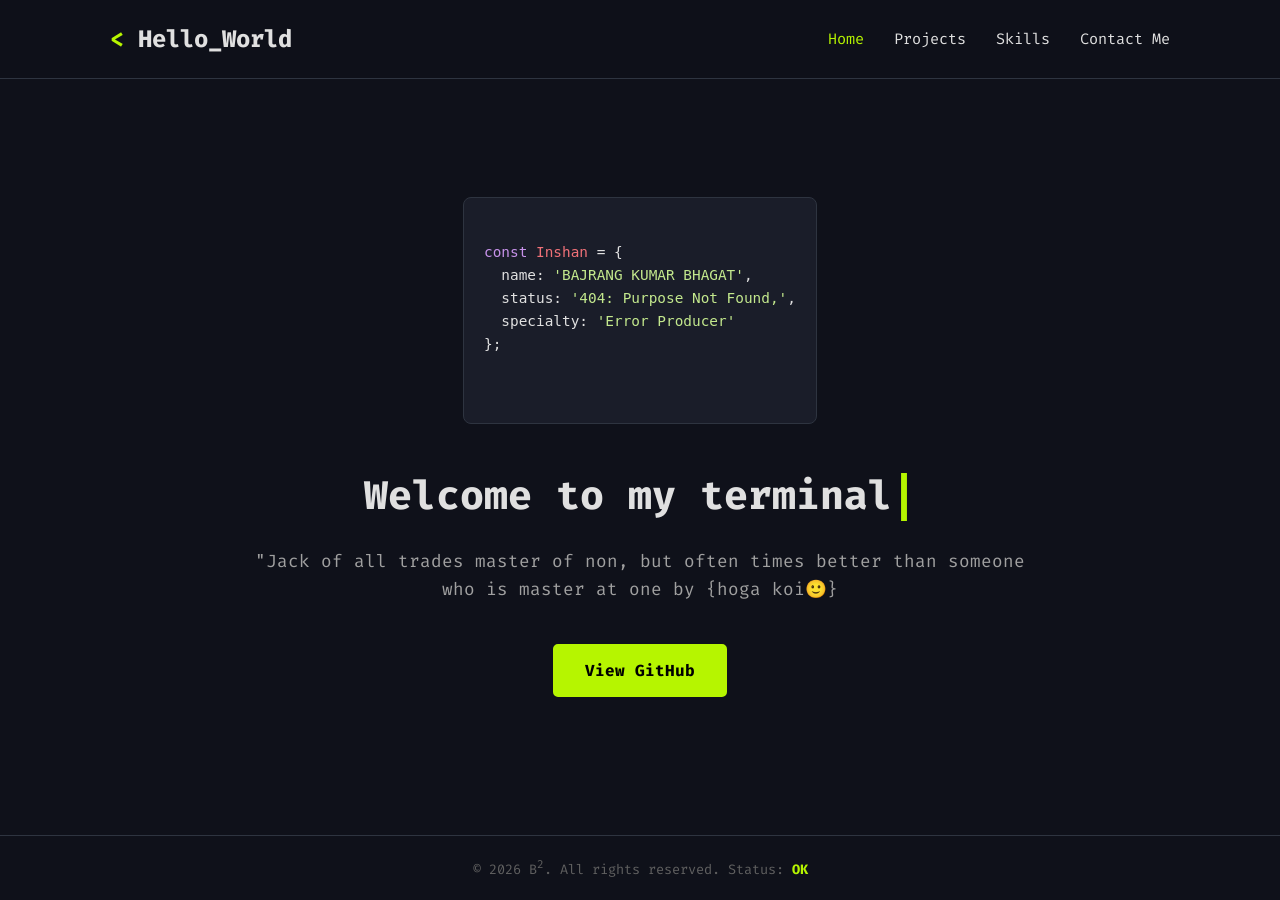
<file: index.html>
<!DOCTYPE html>
<html lang="en">

<head>
    <meta charset="UTF-8">
    <meta name="viewport" content="width=device-width, initial-scale=1.0">
    <title>Coder Profile | Home</title>
    <link rel="stylesheet" href="style.css">
    <link rel="preconnect" href="https://fonts.googleapis.com">
    <link rel="preconnect" href="https://fonts.gstatic.com" crossorigin>
    <link href="https://fonts.googleapis.com/css2?family=Fira+Code:wght@300;400;500;700&display=swap" rel="stylesheet">
</head>

<body>

    <header>
        <div class="container nav-container">
            <div class="logo">
                <span class="bracket">&lt;</span>
                Hello_World

            </div>
            <nav>
                <ul>
                    <li><a href="#" class="active">Home</a></li>
                    <li><a href="./project">Projects</a></li>
                    <li><a href="./skills">Skills</a></li>
                    <li><a href="./contact">Contact Me</a></li>
                </ul>
            </nav>
        </div>
    </header>

    <main class="container hero-section">
        <div class="hero-content">
            <pre class="code-block"><code>
<span class="keyword">const</span> <span class="variable">Inshan</span> = {
  name: <span class="string">'BAJRANG KUMAR BHAGAT'</span>,
  status: <span class="string">'404: Purpose Not Found,'</span>,
  specialty: <span class="string">'Error Producer'</span>
};

            </code></pre>

            <h1 class="typing-text">Welcome to my terminal<span class="cursor">|</span></h1>

            <p>"Jack of all trades master of non, but often times better than someone who is master at one by {hoga
                koi🙂}</p>

            <div class="hero-btns">
                <a href="https://github.com/Cyber-Bajrang" class="btn-primary">View GitHub</a>
            </div>
        </div>
    </main>

    <footer>
        <div class="container">
            <p>&copy; 2026 B<sup>2</sup>. All rights reserved. Status: <span class="status-ok">OK</span></p>
        </div>
    </footer>

</body>

</html>
</file>
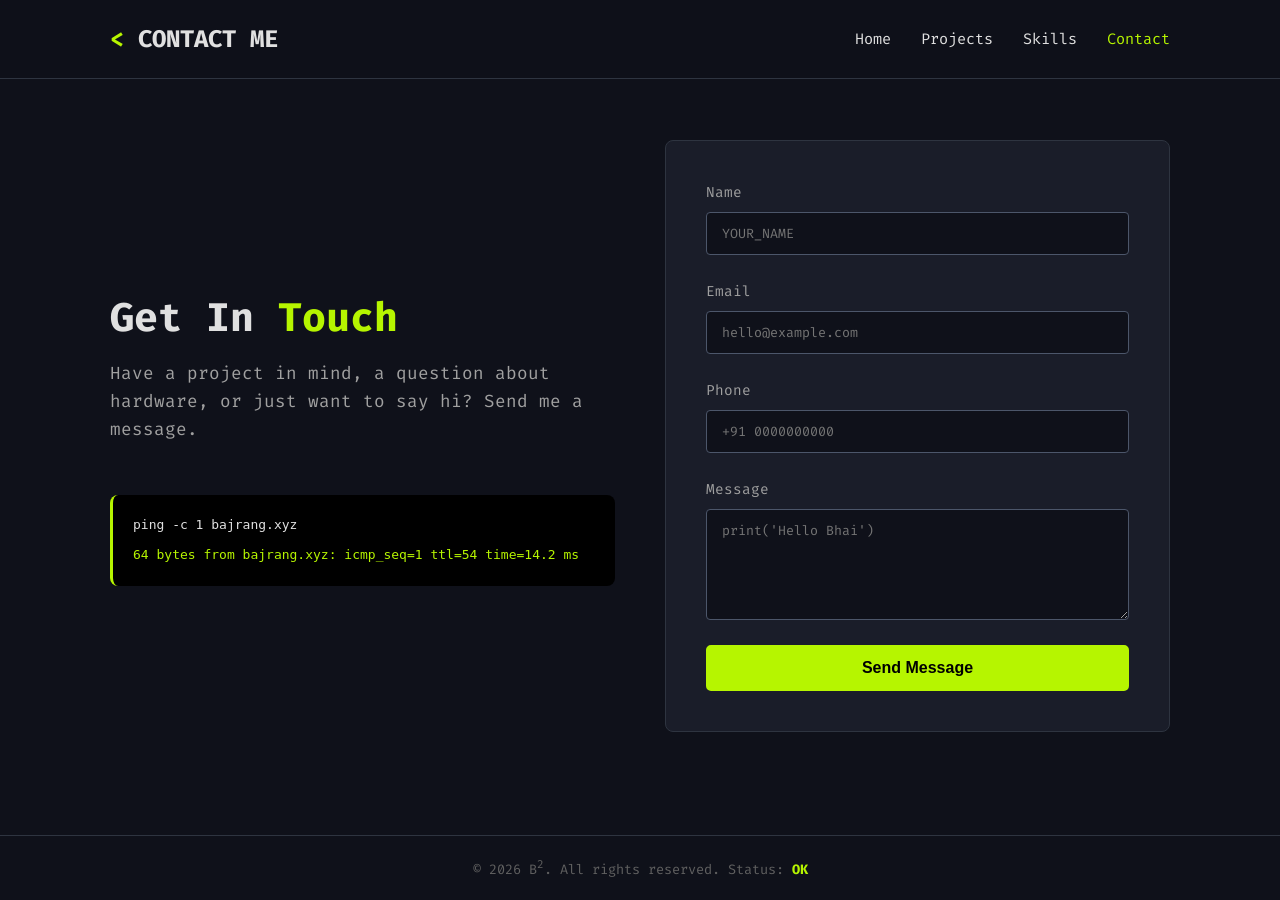
<file: contact.html>
<!DOCTYPE html>
<html lang="en">

<head>
    <meta charset="UTF-8">
    <meta name="viewport" content="width=device-width, initial-scale=1.0">
    <title>Coder Profile | Contact</title>
    <link rel="stylesheet" href="style.css">
    <link rel="preconnect" href="https://fonts.googleapis.com">
    <link rel="preconnect" href="https://fonts.gstatic.com" crossorigin>
    <link href="https://fonts.googleapis.com/css2?family=Fira+Code:wght@300;400;500;700&display=swap" rel="stylesheet">
</head>

<body>

    <header>
        <div class="container nav-container">
            <div class="logo">
                <span class="bracket">&lt;</span>
                CONTACT ME
            </div>
            <nav>
                <ul>
                    <li><a href="./">Home</a></li>
                    <li><a href="./project">Projects</a></li>
                    <li><a href="./skills">Skills</a></li>
                    <li><a href="./contact" class="active">Contact</a></li>
                </ul>
            </nav>
        </div>
    </header>

    <main class="container contact-section">
        <div class="contact-wrapper">
            <div class="contact-info">
                <h1 class="section-title">Get In <span class="bracket">Touch</span></h1>
                <p class="section-subtitle">Have a project in mind, a question about hardware, or just want to say hi?
                    Send me a message.</p>

                <div class="terminal-box">
                    <p><span class="keyword">ping</span> -c 1 bajrang.xyz</p>
                    <p class="success">64 bytes from bajrang.xyz: icmp_seq=1 ttl=54 time=14.2 ms</p>
                </div>
            </div>

            <div class="contact-form-container">
                <form id="ajax-contact-form" class="contact-form">
                    <div class="form-group">
                        <label for="name">Name</label>
                        <input type="text" id="name" placeholder="YOUR_NAME" required>
                    </div>
                    <div class="form-group">
                        <label for="email">Email</label>
                        <input type="email" id="email" placeholder="hello@example.com" required>
                    </div>
                    <div class="form-group">
                        <label for="phone">Phone </label>
                        <input type="tel" id="phone" min="10" placeholder="+91 0000000000" required>
                    </div>
                    <div class="form-group">
                        <label for="message">Message</label>
                        <textarea id="message" rows="5" placeholder="print('Hello Bhai')" required></textarea>
                    </div>
                    <button type="submit" class="btn-primary">Send Message</button>
                </form>
            </div>
        </div>
    </main>

    <footer>
        <div class="container">
            <p>&copy; 2026 B<sup>2</sup>. All rights reserved. Status: <span class="status-ok">OK</span></p>
        </div>
    </footer>

    <script src="script.js"></script>
</body>

</html>
</file>
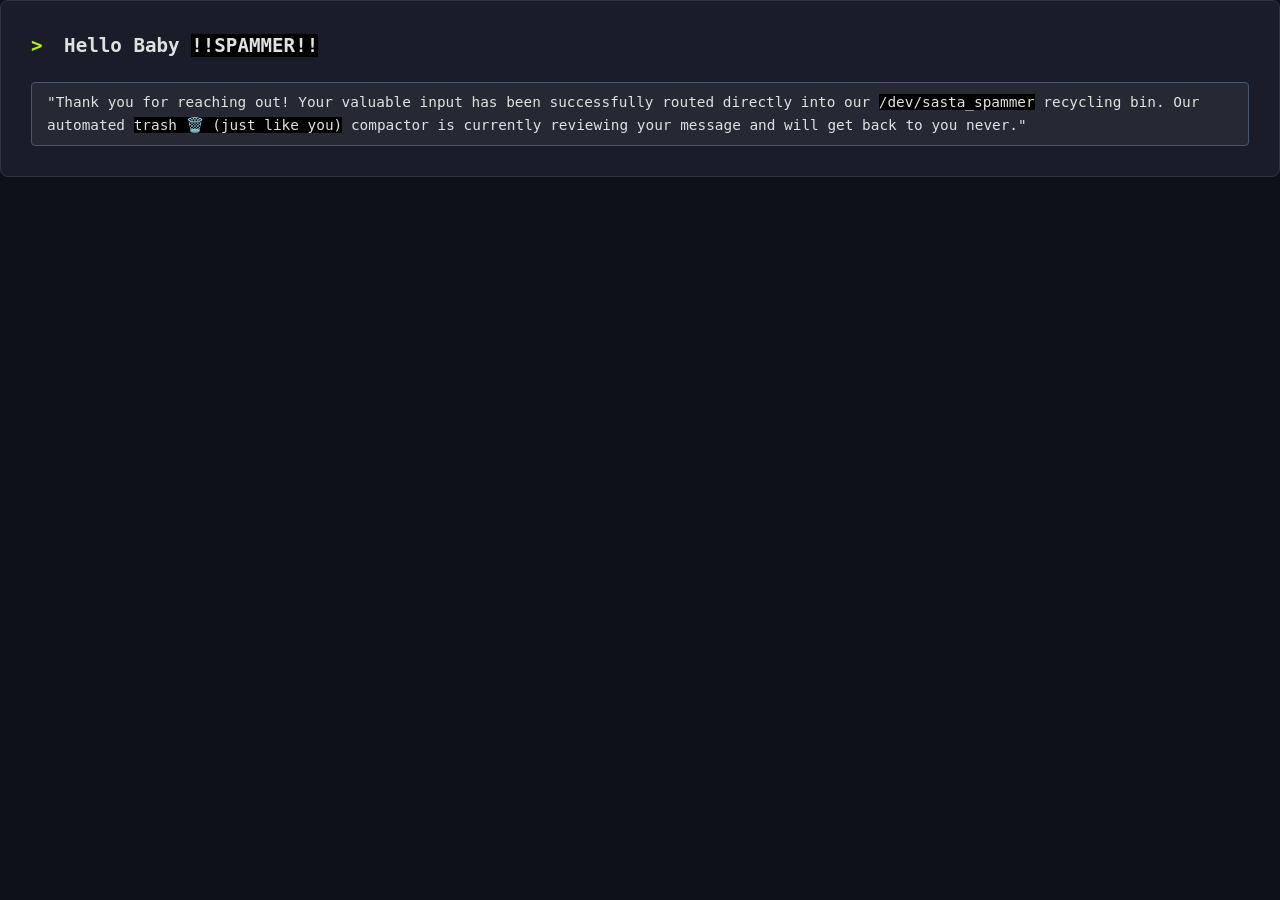
<file: heygirl.html>
<!DOCTYPE html>
<html lang="en">

<head>
    <meta charset="UTF-8">
    <meta name="viewport" content="width=device-width, initial-scale=1.0">
    <title>Spammer</title>
    <link rel="stylesheet" href="style.css">
</head>

<body>
    <div class="skill-category">
        <h3><span class="bracket">></span> Hello Baby <span style="background-color: black;">!!SPAMMER!!</span></h3>
        <div class="skill-tags">
            <span class="skill-tag">"Thank you for reaching out! Your valuable input has been successfully routed
                directly into our <span style="background-color: black;"> /dev/sasta_spammer</span> recycling bin. Our
                automated <span style="background-color: black;">trash 🗑️ (just like you)</span> compactor is currently
                reviewing your message and will get back to you never."</span>

        </div>

</body>

</html>
</file>
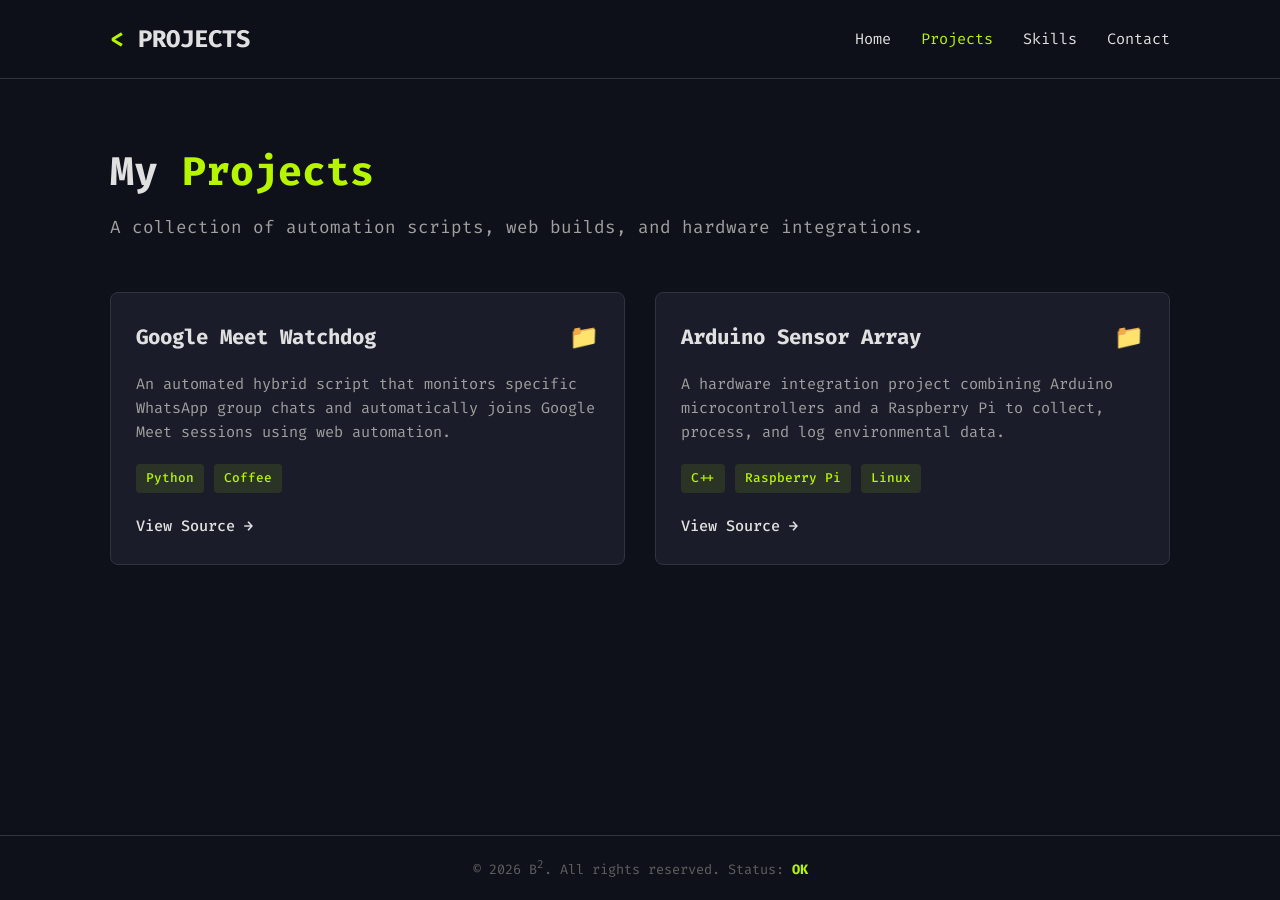
<file: project.html>
<!DOCTYPE html>
<html lang="en">

<head>
    <meta charset="UTF-8">
    <meta name="viewport" content="width=device-width, initial-scale=1.0">
    <title>Coder Profile | Projects</title>
    <link rel="stylesheet" href="style.css">
    <link rel="preconnect" href="https://fonts.googleapis.com">
    <link rel="preconnect" href="https://fonts.gstatic.com" crossorigin>
    <link href="https://fonts.googleapis.com/css2?family=Fira+Code:wght@300;400;500;700&display=swap" rel="stylesheet">
</head>

<body>

    <header>
        <div class="container nav-container">
            <div class="logo">
                <span class="bracket">&lt;</span>
                PROJECTS
            </div>
            <nav>
                <ul>
                    <li><a href="./">Home</a></li>
                    <li><a href="./project" class="active">Projects</a></li>
                    <li><a href="./skills">Skills</a></li>
                    <li><a href="./contact">Contact</a></li>
                </ul>
            </nav>
        </div>
    </header>

    <main class="container projects-section">
        <h1 class="section-title">My <span class="bracket">Projects</span></h1>
        <p class="section-subtitle">A collection of automation scripts, web builds, and hardware integrations.</p>

        <div class="project-grid">

            <div class="project-card">
                <div class="project-header">
                    <h3>Google Meet Watchdog</h3>
                    <div class="folder-icon">📁</div>
                </div>
                <p>An automated hybrid script that monitors specific WhatsApp group chats and automatically joins Google
                    Meet sessions using web automation.</p>
                <div class="tech-stack">
                    <span>Python</span>
                    <span>Coffee</span>
                </div>
                <div class="project-links">
                    <a href="#" class="btn-text">View Source &rarr;</a>
                </div>
            </div>

            <div class="project-card">
                <div class="project-header">
                    <h3>Arduino Sensor Array</h3>
                    <div class="folder-icon">📁</div>
                </div>
                <p>A hardware integration project combining Arduino microcontrollers and a Raspberry Pi to collect,
                    process, and log environmental data.</p>
                <div class="tech-stack">
                    <span>C++</span>
                    <span>Raspberry Pi</span>
                    <span>Linux</span>
                </div>
                <div class="project-links">
                    <a href="#" class="btn-text">View Source &rarr;</a>
                </div>
            </div>

        </div>
    </main>

    <footer>
        <div class="container">
            <p>&copy; 2026 B<sup>2</sup>. All rights reserved. Status: <span class="status-ok">OK</span></p>
        </div>
    </footer>

</body>

</html>
</file>
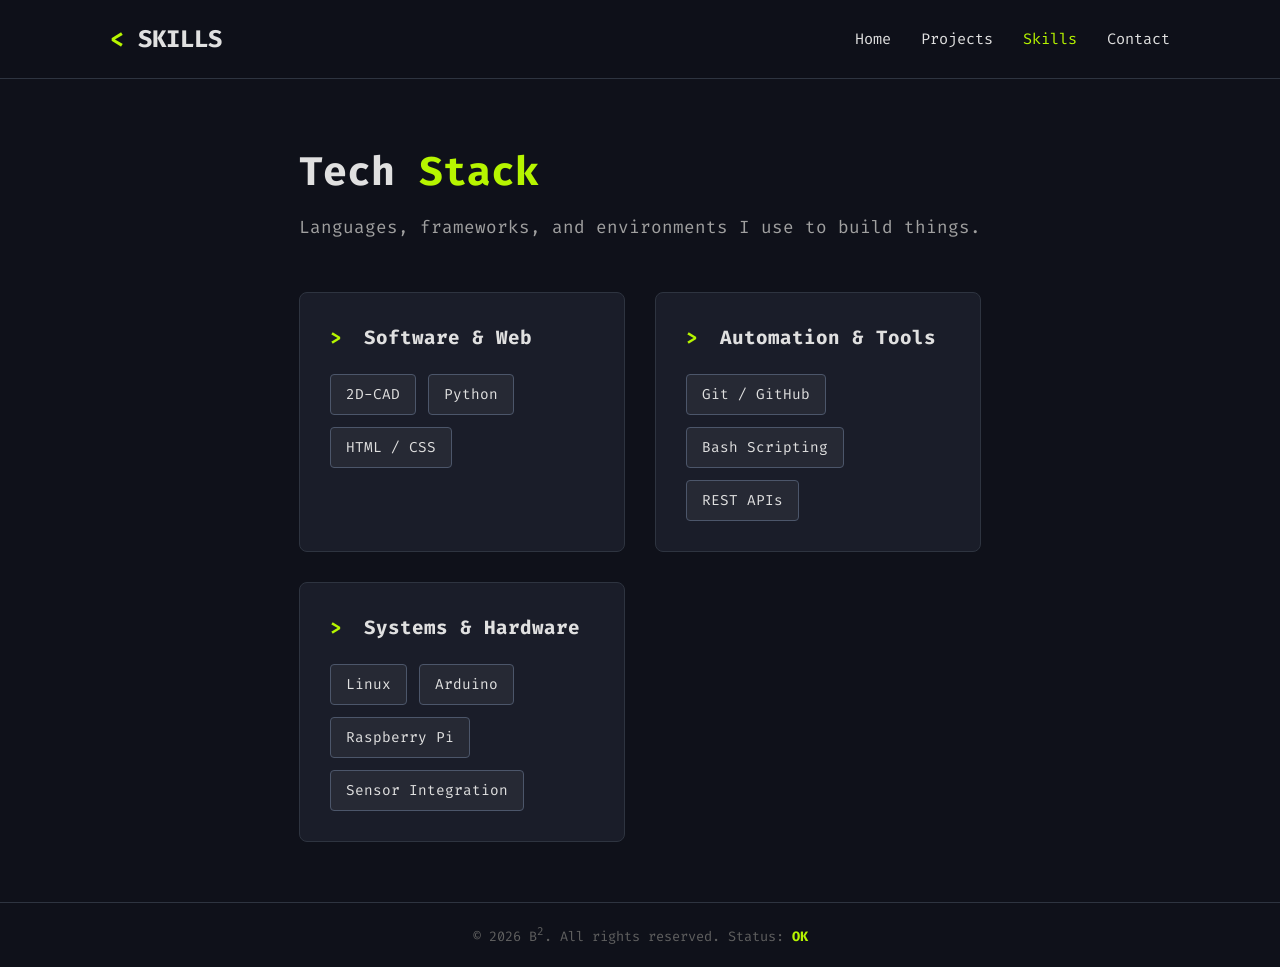
<file: skills.html>
<!DOCTYPE html>
<html lang="en">
<head>
    <meta charset="UTF-8">
    <meta name="viewport" content="width=device-width, initial-scale=1.0">
    <title>Coder Profile | Skills</title>
    <link rel="stylesheet" href="style.css">
    <link rel="preconnect" href="https://fonts.googleapis.com">
    <link rel="preconnect" href="https://fonts.gstatic.com" crossorigin>
    <link href="https://fonts.googleapis.com/css2?family=Fira+Code:wght@300;400;500;700&display=swap" rel="stylesheet">
</head>
<body>

    <header>
        <div class="container nav-container">
            <div class="logo">
                <span class="bracket">&lt;</span>
                SKILLS
            </div>
            <nav>
                <ul>
                    <li><a href="./">Home</a></li>
                    <li><a href="./project">Projects</a></li>
                    <li><a href="./skills" class="active">Skills</a></li>
                    <li><a href="./contact">Contact</a></li>
                </ul>
            </nav>
        </div>
    </header>

    <main class="container skills-section">
        <h1 class="section-title">Tech <span class="bracket">Stack</span></h1>
        <p class="section-subtitle">Languages, frameworks, and environments I use to build things.</p>

        <div class="skills-grid">
            
            <div class="skill-category">
                <h3><span class="bracket">></span> Software & Web</h3>
                <div class="skill-tags">
<span class="skill-tag">2D-CAD</span>
                    <span class="skill-tag">Python</span>
                    <span class="skill-tag">HTML / CSS</span>
                </div>
            </div>

            <div class="skill-category">
                <h3><span class="bracket">></span> Automation & Tools</h3>
                <div class="skill-tags">
                    <span class="skill-tag">Git / GitHub</span>
                    <span class="skill-tag">Bash Scripting</span>
                    <span class="skill-tag">REST APIs</span>
                </div>
            </div>

            <div class="skill-category">
                <h3><span class="bracket">></span> Systems & Hardware</h3>
                <div class="skill-tags">
                    <span class="skill-tag">Linux </span>
                    <span class="skill-tag">Arduino</span>
                    <span class="skill-tag">Raspberry Pi</span>
                    <span class="skill-tag">Sensor Integration</span>
                </div>
            </div>

        </div>
    </main>

     <footer>
        <div class="container">
            <p>&copy; 2026 B<sup>2</sup>. All rights reserved. Status: <span class="status-ok">OK</span></p>
        </div>
    </footer>


</body>
</html>
</file>
<file: style.css>
/* --- Global Styles --- */
:root {
    --bg-color: #0f111a;      /* Very dark background */
    --text-color: #e0e0e0;    /* Light grey text */
    --accent-color: #b6f500;  /* Required bright lime green */
    --code-bg: #1a1d29;       /* Slightly lighter background for code */
    --syntax-keyword: #c792ea; /* Purple for code keywords */
    --syntax-variable: #f07178; /* Red/Pink for variables */
    --syntax-string: #c3e88d;   /* Green for strings */
    --font-stack: 'Fira Code', monospace; /* Coder font */
}

* {
    margin: 0;
    padding: 0;
    box-sizing: border-box;
}

body {
    background-color: var(--bg-color);
    color: var(--text-color);
    font-family: var(--font-stack);
    line-height: 1.6;
    display: flex;
    flex-direction: column;
    min-height: 100vh;
}

.container {
    max-width: 1100px;
    margin: 0 auto;
    padding: 0 20px;
}

a {
    text-decoration: none;
    color: inherit;
    transition: color 0.3s ease;
}

ul {
    list-style: none;
}

/* --- Header & Nav --- */
header {
    background-color: rgba(15, 17, 26, 0.95);
    padding: 20px 0;
    position: fixed;
    width: 100%;
    top: 0;
    z-index: 1000;
    border-bottom: 1px solid #2e3440;
}

.nav-container {
    display: flex;
    justify-content: space-between;
    align-items: center;
}

.logo {
    font-size: 1.5rem;
    font-weight: 700;
    color: var(--text-color);
}

.logo .bracket {
    color: var(--accent-color);
}

nav ul {
    display: flex;
    gap: 30px;
}

nav a {
    font-weight: 400;
    font-size: 0.95rem;
}

nav a:hover, nav a.active {
    color: var(--accent-color);
}

/* --- Hero Section --- */
.hero-section {
    flex: 1;
    display: flex;
    justify-content: center;
    align-items: center;
    padding-top: 120px; /* Offset for fixed header */
    padding-bottom: 60px;
}

.hero-content {
    text-align: center;
    max-width: 800px;
}

.typing-text {
    font-size: 2.5rem;
    margin-bottom: 20px;
    color: var(--text-color);
}

.hero-content p {
    font-size: 1.1rem;
    margin-bottom: 40px;
    color: #a0a0a0;
}

/* --- Styled Buttons --- */
.hero-btns {
    display: flex;
    gap: 20px;
    justify-content: center;
}

.btn-primary, .btn-secondary {
    padding: 12px 30px;
    border-radius: 5px;
    font-weight: 700;
    font-size: 1rem;
    cursor: pointer;
    transition: all 0.3s ease;
}

/* Primary Button: Solid B6F500 */
.btn-primary {
    background-color: var(--accent-color);
    color: #000; /* Dark text for contrast */
    border: 2px solid var(--accent-color);
}

.btn-primary:hover {
    background-color: transparent;
    color: var(--accent-color);
}

/* Secondary Button: Outline B6F500 */
.btn-secondary {
    background-color: transparent;
    color: var(--accent-color);
    border: 2px solid var(--accent-color);
}

.btn-secondary:hover {
    background-color: var(--accent-color);
    color: #000;
}

/* --- Coder Aesthetic Details --- */
.code-block {
    background-color: var(--code-bg);
    padding: 20px;
    border-radius: 8px;
    text-align: left;
    margin-bottom: 40px;
    display: inline-block;
    border: 1px solid #2e3440;
    font-size: 0.9rem;
}

.code-block .keyword { color: var(--syntax-keyword); }
.code-block .variable { color: var(--syntax-variable); }
.code-block .string { color: var(--syntax-string); }

.cursor {
    color: var(--accent-color);
    animation: blink 1s infinite;
}

@keyframes blink {
    0%, 100% { opacity: 1; }
    50% { opacity: 0; }
}

/* --- Footer --- */
footer {
    padding: 20px 0;
    text-align: center;
    font-size: 0.85rem;
    color: #606060;
    border-top: 1px solid #2e3440;
}

.status-ok {
    color: var(--accent-color);
    font-weight: bold;
}

/* --- Responsiveness --- */
@media (max-width: 768px) {
    /* Stack the logo and navigation vertically */
    .nav-container {
        flex-direction: column;
        gap: 15px;
    }
    
    /* Center the navigation links */
    nav ul {
        gap: 20px;
        justify-content: center;
        flex-wrap: wrap;
    }
    
    .typing-text {
        font-size: 1.8rem;
    }
    
    .hero-btns {
        flex-direction: column;
        gap: 15px;
    }
}
/* --- Projects Section Styles --- */
.projects-section {
    padding-top: 140px;
    padding-bottom: 60px;
    flex: 1;
}

.section-title {
    font-size: 2.5rem;
    margin-bottom: 10px;
    color: var(--text-color);
}

.section-title .bracket {
    color: var(--accent-color);
}

.section-subtitle {
    color: #a0a0a0;
    margin-bottom: 50px;
    font-size: 1.1rem;
}

/* Grid Layout */
.project-grid {
    display: grid;
    grid-template-columns: repeat(auto-fit, minmax(300px, 1fr));
    gap: 30px;
}

/* Project Cards */
.project-card {
    background-color: var(--code-bg);
    border: 1px solid #2e3440;
    border-radius: 8px;
    padding: 25px;
    display: flex;
    flex-direction: column;
    transition: transform 0.3s ease, border-color 0.3s ease;
}

.project-card:hover {
    transform: translateY(-5px);
    border-color: var(--accent-color);
}

.project-header {
    display: flex;
    justify-content: space-between;
    align-items: center;
    margin-bottom: 15px;
}

.project-header h3 {
    font-size: 1.3rem;
    color: var(--text-color);
}

.folder-icon {
    font-size: 1.5rem;
}

.project-card p {
    color: #a0a0a0;
    font-size: 0.95rem;
    flex-grow: 1;
    margin-bottom: 20px;
}

/* Tech Stack Tags */
.tech-stack {
    display: flex;
    flex-wrap: wrap;
    gap: 10px;
    margin-bottom: 20px;
}

.tech-stack span {
    font-size: 0.8rem;
    color: var(--accent-color);
    background-color: rgba(182, 245, 0, 0.1); /* Transparent lime green */
    padding: 4px 10px;
    border-radius: 4px;
    font-weight: 500;
}

/* Links inside cards */
.btn-text {
    color: var(--text-color);
    font-weight: 500;
    font-size: 0.95rem;
}

.btn-text:hover {
    color: var(--accent-color);
}
/* --- Skills Section Styles --- */
.skills-section {
    padding-top: 140px;
    padding-bottom: 60px;
    flex: 1;
}

.skills-grid {
    display: grid;
    grid-template-columns: repeat(auto-fit, minmax(300px, 1fr));
    gap: 30px;
}

.skill-category {
    background-color: var(--code-bg);
    border: 1px solid #2e3440;
    border-radius: 8px;
    padding: 30px;
}

.skill-category h3 {
    color: var(--text-color);
    margin-bottom: 20px;
    font-size: 1.2rem;
}

.skill-category h3 .bracket {
    color: var(--accent-color);
    margin-right: 10px;
}

.skill-tags {
    display: flex;
    flex-wrap: wrap;
    gap: 12px;
}

.skill-tag {
    background-color: rgba(255, 255, 255, 0.05);
    border: 1px solid #4c566a;
    padding: 8px 15px;
    border-radius: 4px;
    font-size: 0.9rem;
    transition: all 0.3s ease;
}

.skill-category:hover .skill-tag {
    border-color: var(--accent-color);
    color: var(--accent-color);
}


/* --- Contact Section Styles --- */
.contact-section {
    padding-top: 140px;
    padding-bottom: 60px;
    flex: 1;
}

.contact-wrapper {
    display: grid;
    grid-template-columns: 1fr 1fr;
    gap: 50px;
    align-items: center;
}

.terminal-box {
    background-color: #000;
    padding: 20px;
    border-radius: 8px;
    border-left: 3px solid var(--accent-color);
    font-family: monospace;
    margin-top: 30px;
}

.terminal-box .success {
    color: var(--accent-color);
    margin-top: 10px;
}

.contact-form-container {
    background-color: var(--code-bg);
    padding: 40px;
    border-radius: 8px;
    border: 1px solid #2e3440;
}

.form-group {
    margin-bottom: 25px;
    display: flex;
    flex-direction: column;
}

.form-group label {
    margin-bottom: 8px;
    color: #a0a0a0;
    font-size: 0.9rem;
}

.form-group input, 
.form-group textarea {
    background-color: var(--bg-color);
    border: 1px solid #4c566a;
    padding: 12px 15px;
    border-radius: 4px;
    color: var(--text-color);
    font-family: var(--font-stack);
    transition: border-color 0.3s ease;
}

.form-group input:focus, 
.form-group textarea:focus {
    outline: none;
    border-color: var(--accent-color);
}

.contact-form button {
    width: 100%;
}

/* Responsive updates for Contact Page */
@media (max-width: 768px) {
    .contact-wrapper {
        grid-template-columns: 1fr;
        gap: 30px;
    }
    
    .contact-form-container {
        padding: 25px;
    }
}
/* --- Thank You Page Styles --- */
.thankyou-section {
    padding-top: 140px;
    padding-bottom: 60px;
    flex: 1;
    display: flex;
    flex-direction: column;
    justify-content: center;
    align-items: center;
    text-align: center;
}

.success-terminal {
    background-color: var(--code-bg);
    border: 1px solid #2e3440;
    border-radius: 8px;
    width: 100%;
    max-width: 600px;
    margin-bottom: 40px;
    overflow: hidden;
    text-align: left;
    box-shadow: 0 10px 30px rgba(0, 0, 0, 0.5);
}

.terminal-header {
    background-color: #1a1b26;
    padding: 10px 15px;
    display: flex;
    align-items: center;
    border-bottom: 1px solid #2e3440;
}

.terminal-header .dot {
    width: 12px;
    height: 12px;
    border-radius: 50%;
    margin-right: 8px;
}

.dot.red { background-color: #ff5f56; }
.dot.yellow { background-color: #ffbd2e; }
.dot.green { background-color: #27c93f; }

.terminal-title {
    color: #a0a0a0;
    font-size: 0.85rem;
    margin-left: 15px;
    font-family: sans-serif;
}

.terminal-body {
    padding: 25px;
    font-family: var(--font-stack);
    font-size: 0.95rem;
    line-height: 1.8;
}

.terminal-body .process {
    color: #888;
}

.terminal-body .success-msg {
    color: var(--accent-color);
    font-weight: 500;
}

.back-home-btn {
    text-transform: lowercase; /* Matches the cd ~/home terminal vibe */
}
</file>
